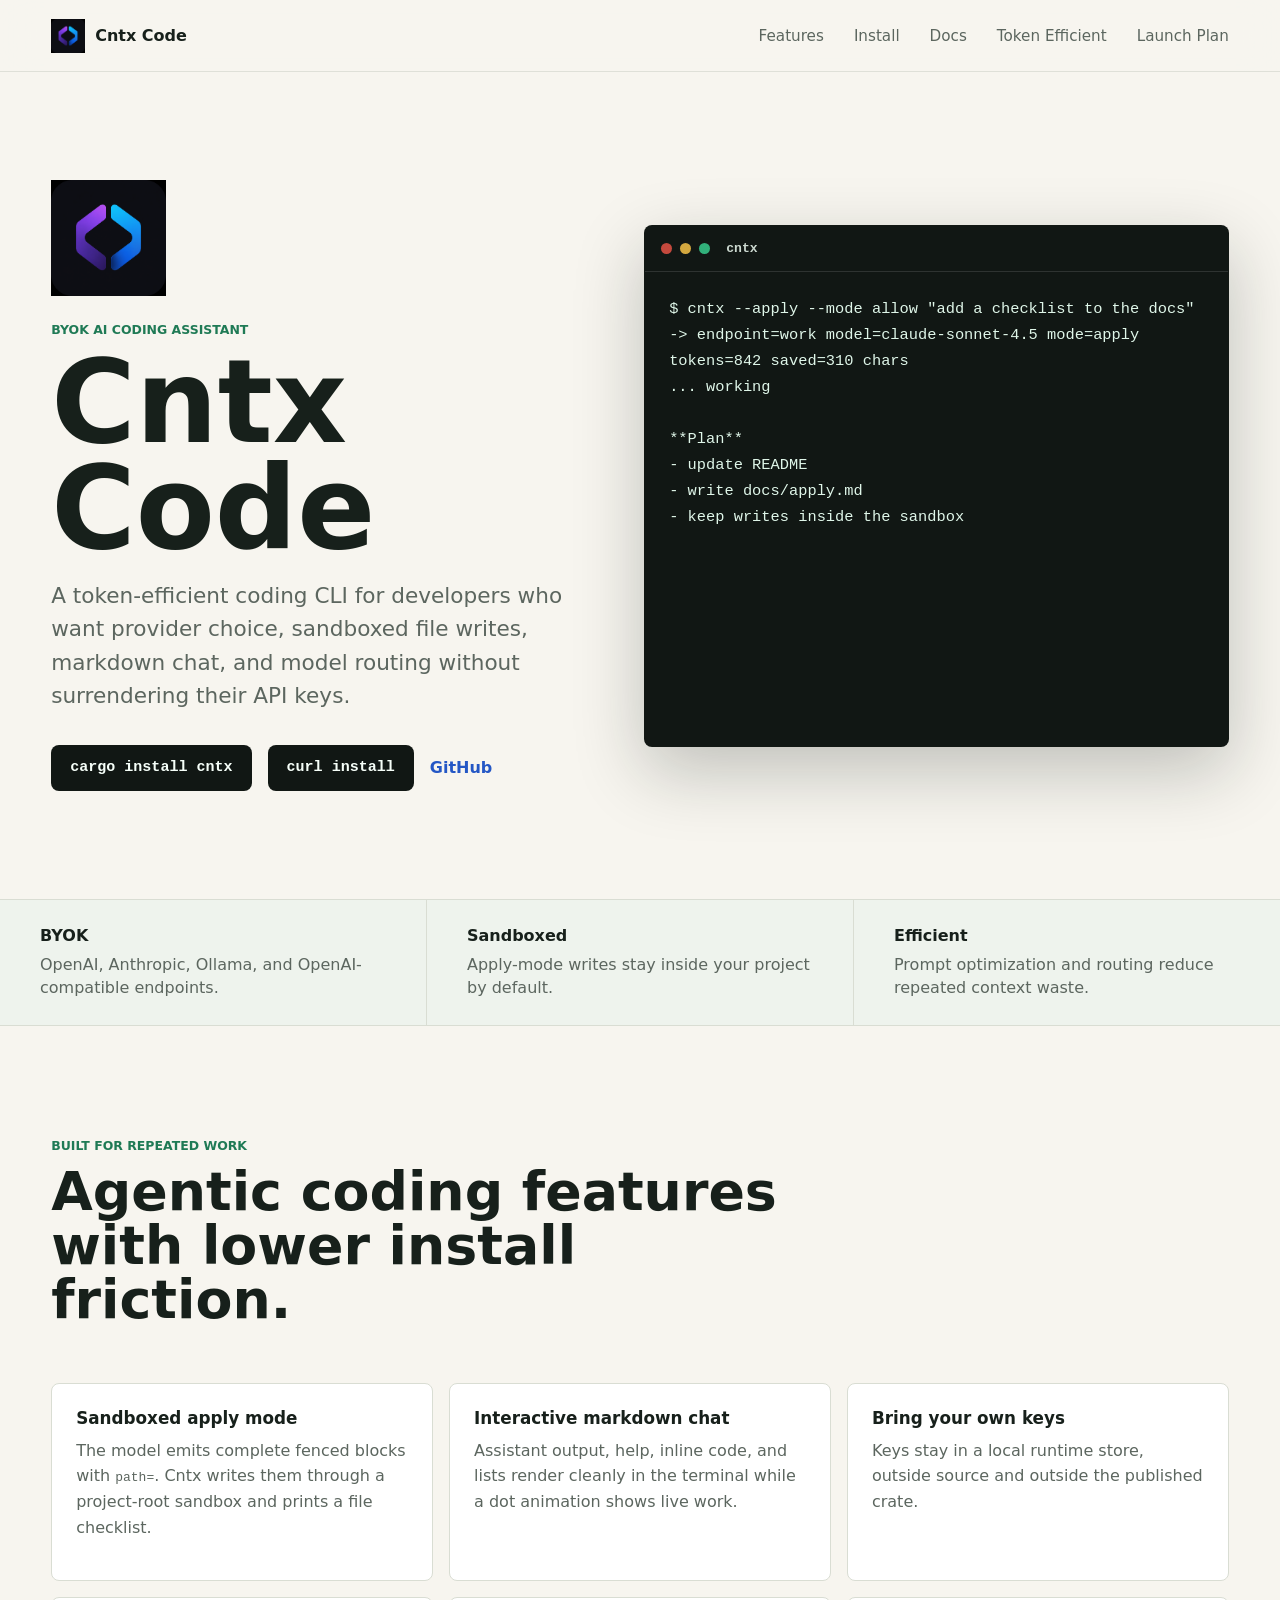
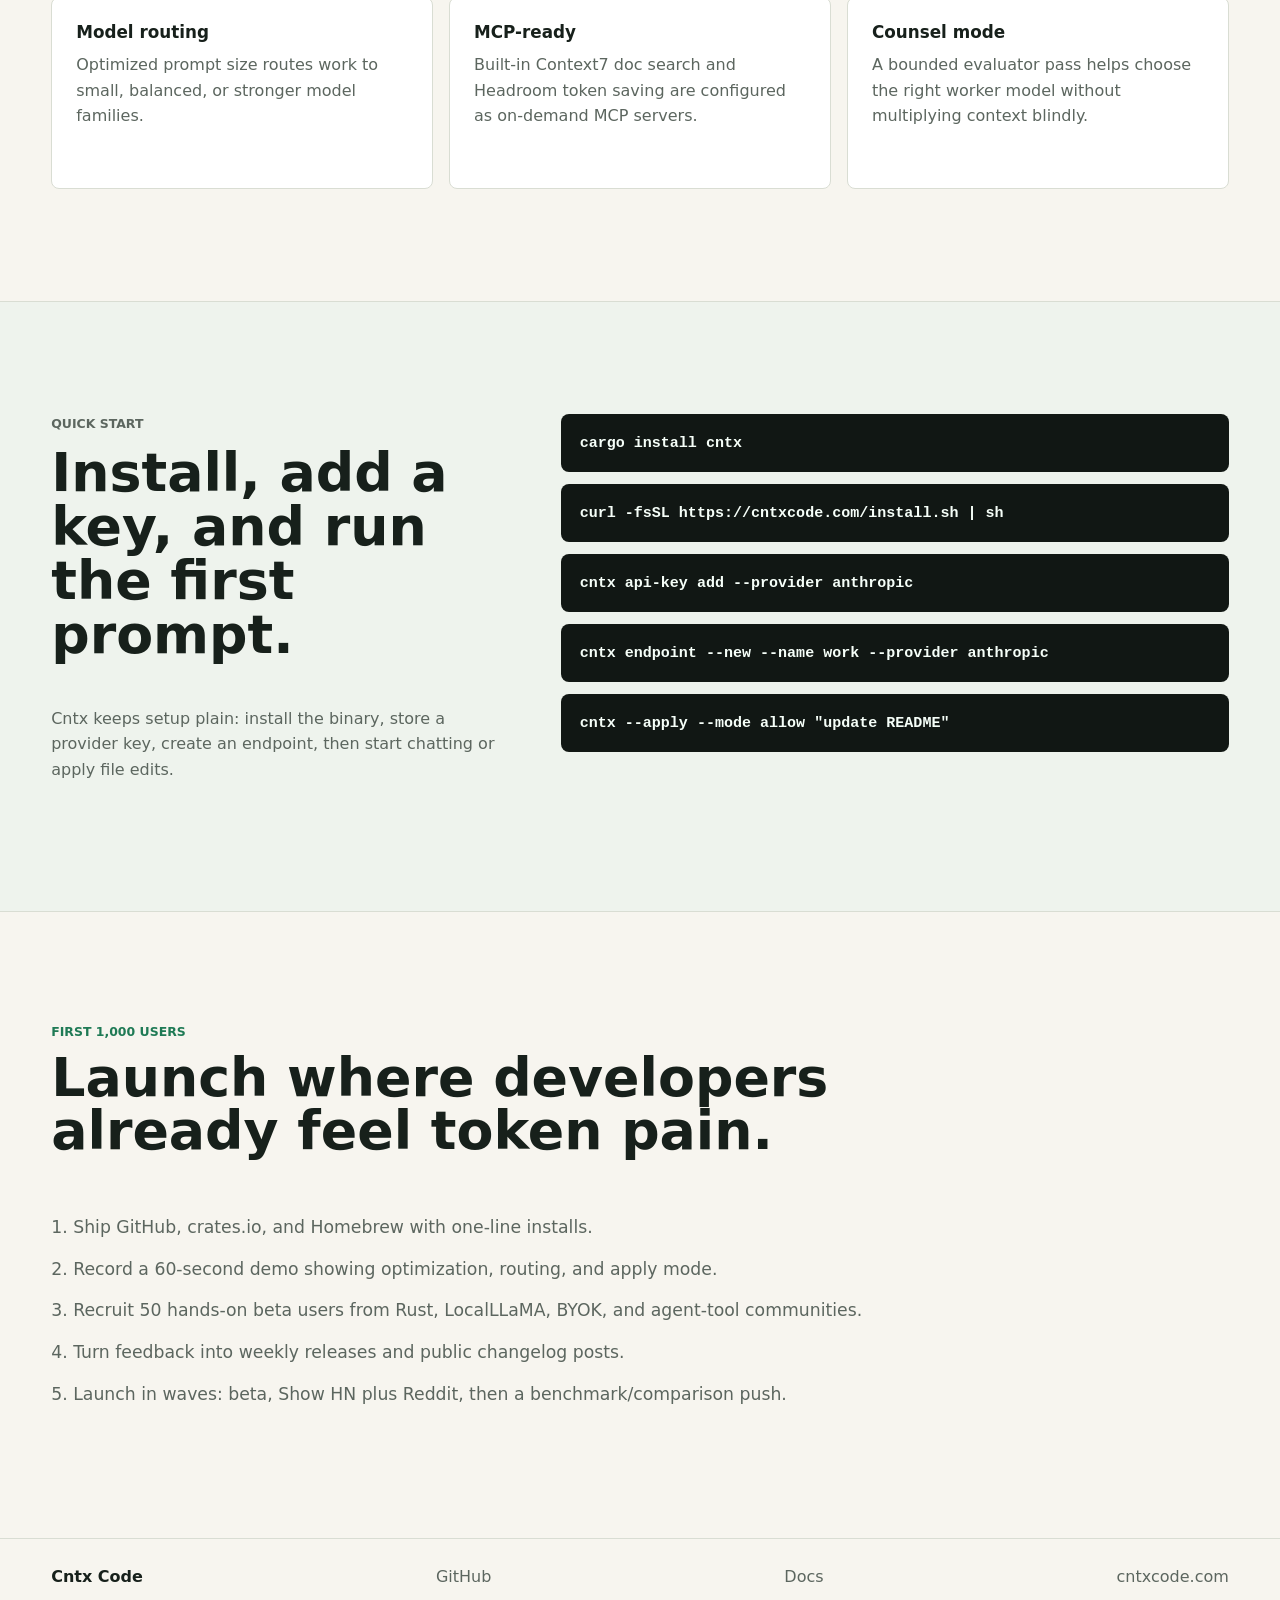
<file: index.html>
<!doctype html>
<html lang="en">
  <head>
    <meta charset="utf-8" />
    <meta name="viewport" content="width=device-width, initial-scale=1" />
    <title>Cntx Code - BYOK Token-Efficient AI Coding CLI</title>
    <meta
      name="description"
      content="Cntx Code is a BYOK, token-efficient AI coding CLI with sandboxed file writes, model routing, and interactive markdown chat."
    />
    <link rel="canonical" href="https://cntxcode.com/" />
    <link rel="stylesheet" href="styles.css" />
    <script type="application/ld+json">
      {
        "@context": "https://schema.org",
        "@type": "SoftwareApplication",
        "name": "Cntx Code",
        "applicationCategory": "DeveloperApplication",
        "operatingSystem": "macOS, Linux",
        "description": "BYOK, token-efficient AI coding CLI with sandboxed file writes.",
        "offers": {
          "@type": "Offer",
          "price": "0",
          "priceCurrency": "USD"
        }
      }
    </script>
  </head>
  <body>
    <header class="site-header">
      <a class="brand" href="/" aria-label="Cntx Code home">
        <img src="../main/logo/logo1.png" alt="" />
        <span>Cntx Code</span>
      </a>
      <nav aria-label="Primary">
        <a href="#features">Features</a>
        <a href="#install">Install</a>
        <a href="docs.html">Docs</a>
        <a href="token-efficient.html">Token Efficient</a>
        <a href="#launch">Launch Plan</a>
      </nav>
    </header>

    <main>
      <section class="hero">
        <div class="hero-copy">
          <img class="hero-logo" src="../main/logo/logo1.png" alt="Cntx Code logo" />
          <p class="eyebrow">BYOK AI coding assistant</p>
          <h1>Cntx Code</h1>
          <p class="hero-text">
            A token-efficient coding CLI for developers who want provider choice,
            sandboxed file writes, markdown chat, and model routing without
            surrendering their API keys.
          </p>
          <div class="hero-actions" id="install">
            <button class="copy-button" type="button" data-copy="cargo install cntx">
              cargo install cntx
            </button>
            <button class="copy-button" type="button" data-copy="curl -fsSL https://cntxcode.com/install.sh | sh">
              curl install
            </button>
            <a class="text-link" href="https://github.com/virajshoor/cntx">GitHub</a>
          </div>
        </div>
        <div class="terminal-shell" aria-label="Cntx terminal demo">
          <div class="terminal-bar">
            <span></span>
            <span></span>
            <span></span>
            <strong>cntx</strong>
          </div>
          <pre id="terminal-demo"><code></code></pre>
        </div>
      </section>

      <section class="proof-band" aria-label="Product summary">
        <div>
          <strong>BYOK</strong>
          <span>OpenAI, Anthropic, Ollama, and OpenAI-compatible endpoints.</span>
        </div>
        <div>
          <strong>Sandboxed</strong>
          <span>Apply-mode writes stay inside your project by default.</span>
        </div>
        <div>
          <strong>Efficient</strong>
          <span>Prompt optimization and routing reduce repeated context waste.</span>
        </div>
      </section>

      <section class="section" id="features">
        <div class="section-heading">
          <p class="eyebrow">Built for repeated work</p>
          <h2>Agentic coding features with lower install friction.</h2>
        </div>
        <div class="feature-grid">
          <article>
            <h3>Sandboxed apply mode</h3>
            <p>
              The model emits complete fenced blocks with <code>path=</code>.
              Cntx writes them through a project-root sandbox and prints a file
              checklist.
            </p>
          </article>
          <article>
            <h3>Interactive markdown chat</h3>
            <p>
              Assistant output, help, inline code, and lists render cleanly in
              the terminal while a dot animation shows live work.
            </p>
          </article>
          <article>
            <h3>Bring your own keys</h3>
            <p>
              Keys stay in a local runtime store, outside source and outside the
              published crate.
            </p>
          </article>
          <article>
            <h3>Model routing</h3>
            <p>
              Optimized prompt size routes work to small, balanced, or stronger
              model families.
            </p>
          </article>
          <article>
            <h3>MCP-ready</h3>
            <p>
              Built-in Context7 doc search and Headroom token saving are
              configured as on-demand MCP servers.
            </p>
          </article>
          <article>
            <h3>Counsel mode</h3>
            <p>
              A bounded evaluator pass helps choose the right worker model
              without multiplying context blindly.
            </p>
          </article>
        </div>
      </section>

      <section class="section install-section">
        <div class="install-copy">
          <p class="eyebrow">Quick start</p>
          <h2>Install, add a key, and run the first prompt.</h2>
          <p>
            Cntx keeps setup plain: install the binary, store a provider key,
            create an endpoint, then start chatting or apply file edits.
          </p>
        </div>
        <div class="steps" aria-label="Install commands">
          <button type="button" data-copy="cargo install cntx">cargo install cntx</button>
          <button type="button" data-copy="curl -fsSL https://cntxcode.com/install.sh | sh">
            curl -fsSL https://cntxcode.com/install.sh | sh
          </button>
          <button type="button" data-copy="cntx api-key add --provider anthropic">
            cntx api-key add --provider anthropic
          </button>
          <button type="button" data-copy="cntx endpoint --new --name work --provider anthropic --default-model claude-sonnet-4.5">
            cntx endpoint --new --name work --provider anthropic
          </button>
          <button type="button" data-copy="cntx --apply --mode allow &quot;update README&quot;">
            cntx --apply --mode allow "update README"
          </button>
        </div>
      </section>

      <section class="section launch-section" id="launch">
        <div class="section-heading">
          <p class="eyebrow">First 1,000 users</p>
          <h2>Launch where developers already feel token pain.</h2>
        </div>
        <ol class="launch-list">
          <li>Ship GitHub, crates.io, and Homebrew with one-line installs.</li>
          <li>Record a 60-second demo showing optimization, routing, and apply mode.</li>
          <li>Recruit 50 hands-on beta users from Rust, LocalLLaMA, BYOK, and agent-tool communities.</li>
          <li>Turn feedback into weekly releases and public changelog posts.</li>
          <li>Launch in waves: beta, Show HN plus Reddit, then a benchmark/comparison push.</li>
        </ol>
      </section>
    </main>

    <footer>
      <span>Cntx Code</span>
      <a href="https://github.com/virajshoor/cntx">GitHub</a>
      <a href="docs.html">Docs</a>
      <a href="https://cntxcode.com">cntxcode.com</a>
    </footer>

    <script src="script.js"></script>
  </body>
</html>
</file>
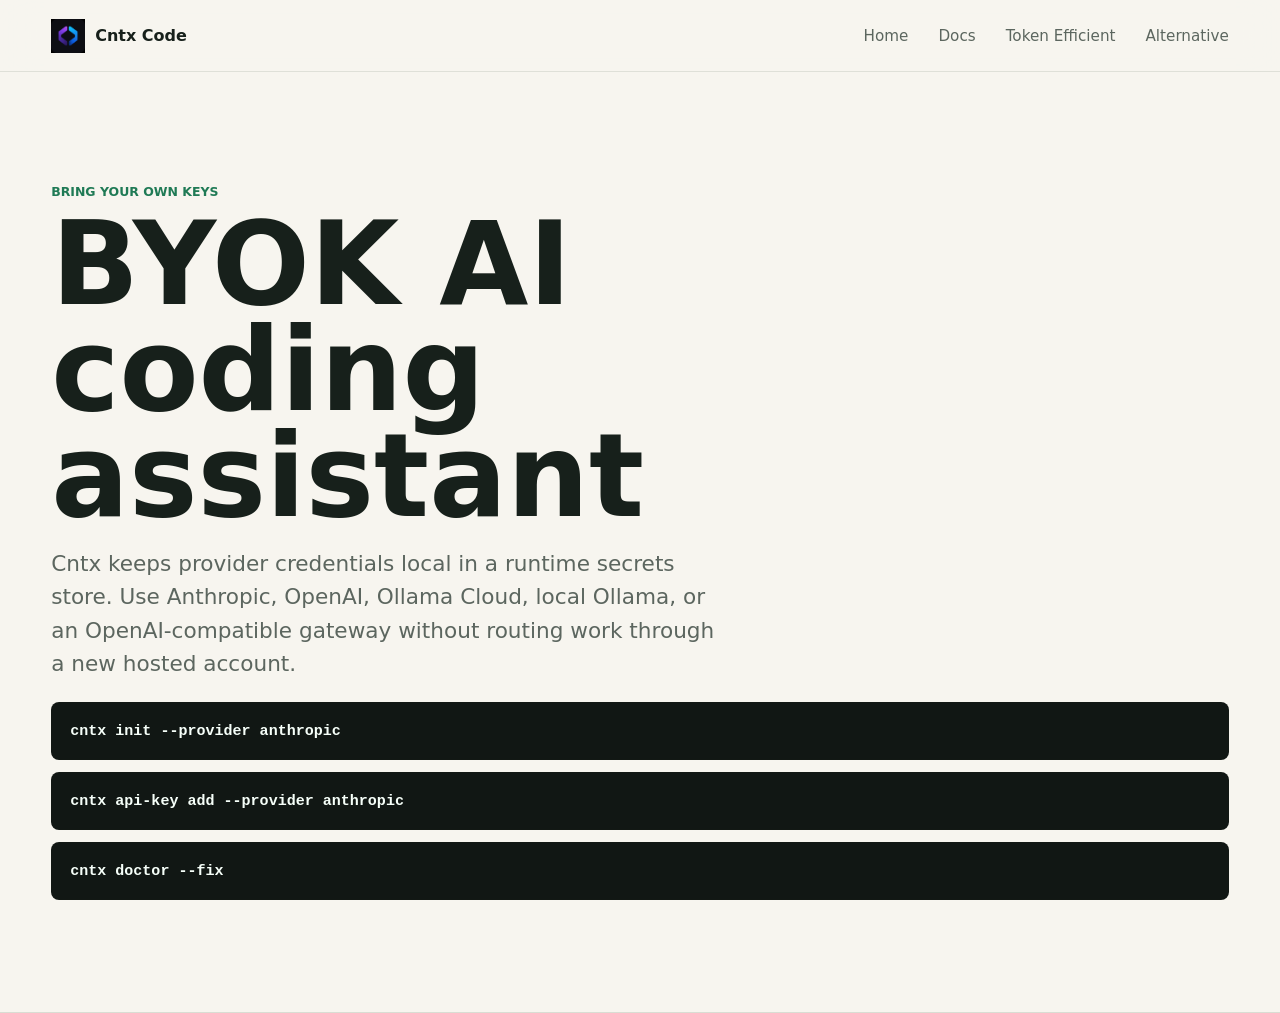
<file: byok.html>
<!doctype html>
<html lang="en">
  <head>
    <meta charset="utf-8" />
    <meta name="viewport" content="width=device-width, initial-scale=1" />
    <title>BYOK AI Coding Assistant - Cntx Code</title>
    <meta name="description" content="Bring your own OpenAI, Anthropic, Ollama, or OpenAI-compatible keys to a token-efficient coding CLI." />
    <link rel="canonical" href="https://cntxcode.com/byok" />
    <link rel="stylesheet" href="styles.css" />
  </head>
  <body>
    <header class="site-header">
      <a class="brand" href="/"><img src="../main/logo/logo1.png" alt="" /><span>Cntx Code</span></a>
      <nav><a href="/">Home</a><a href="docs.html">Docs</a><a href="token-efficient.html">Token Efficient</a><a href="claude-code-alternative.html">Alternative</a></nav>
    </header>
    <main>
      <section class="section">
        <p class="eyebrow">Bring your own keys</p>
        <h1>BYOK AI coding assistant</h1>
        <p class="hero-text">Cntx keeps provider credentials local in a runtime secrets store. Use Anthropic, OpenAI, Ollama Cloud, local Ollama, or an OpenAI-compatible gateway without routing work through a new hosted account.</p>
        <div class="steps">
          <button type="button" data-copy="cntx init --provider anthropic">cntx init --provider anthropic</button>
          <button type="button" data-copy="cntx api-key add --provider anthropic">cntx api-key add --provider anthropic</button>
          <button type="button" data-copy="cntx doctor --fix">cntx doctor --fix</button>
        </div>
      </section>
    </main>
    <script src="script.js"></script>
  </body>
</html>
</file>
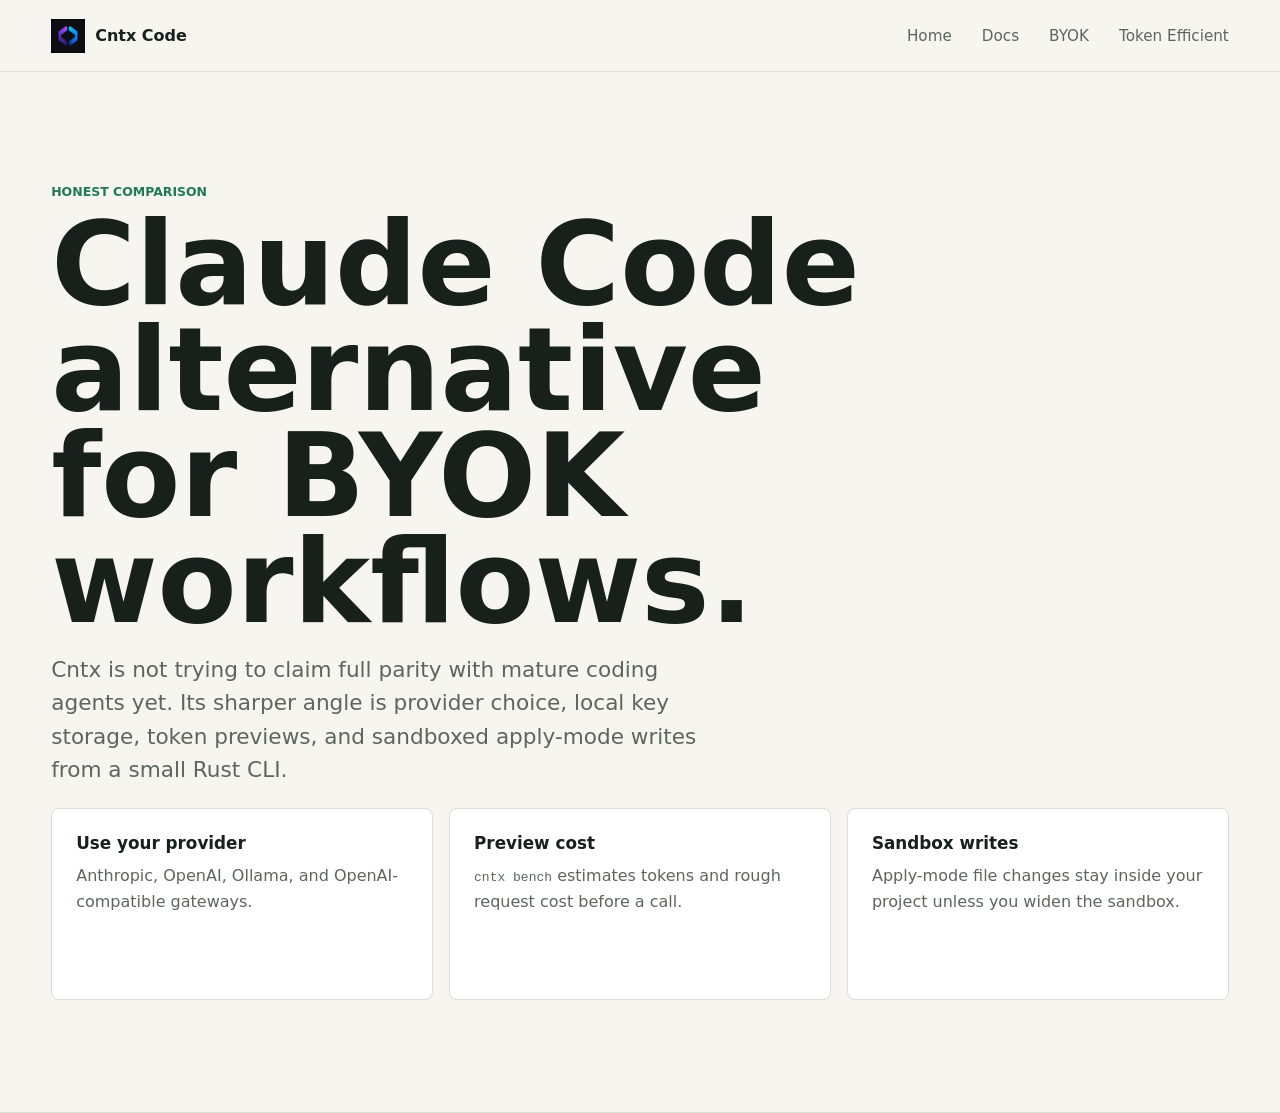
<file: claude-code-alternative.html>
<!doctype html>
<html lang="en">
  <head>
    <meta charset="utf-8" />
    <meta name="viewport" content="width=device-width, initial-scale=1" />
    <title>Claude Code Alternative - Cntx Code</title>
    <meta name="description" content="A BYOK, token-efficient coding CLI for developers who want local keys, sandboxed apply mode, and provider choice." />
    <link rel="canonical" href="https://cntxcode.com/claude-code-alternative" />
    <link rel="stylesheet" href="styles.css" />
  </head>
  <body>
    <header class="site-header">
      <a class="brand" href="/"><img src="../main/logo/logo1.png" alt="" /><span>Cntx Code</span></a>
      <nav><a href="/">Home</a><a href="docs.html">Docs</a><a href="byok.html">BYOK</a><a href="token-efficient.html">Token Efficient</a></nav>
    </header>
    <main>
      <section class="section">
        <p class="eyebrow">Honest comparison</p>
        <h1>Claude Code alternative for BYOK workflows.</h1>
        <p class="hero-text">Cntx is not trying to claim full parity with mature coding agents yet. Its sharper angle is provider choice, local key storage, token previews, and sandboxed apply-mode writes from a small Rust CLI.</p>
        <div class="feature-grid">
          <article><h3>Use your provider</h3><p>Anthropic, OpenAI, Ollama, and OpenAI-compatible gateways.</p></article>
          <article><h3>Preview cost</h3><p><code>cntx bench</code> estimates tokens and rough request cost before a call.</p></article>
          <article><h3>Sandbox writes</h3><p>Apply-mode file changes stay inside your project unless you widen the sandbox.</p></article>
        </div>
      </section>
    </main>
  </body>
</html>
</file>
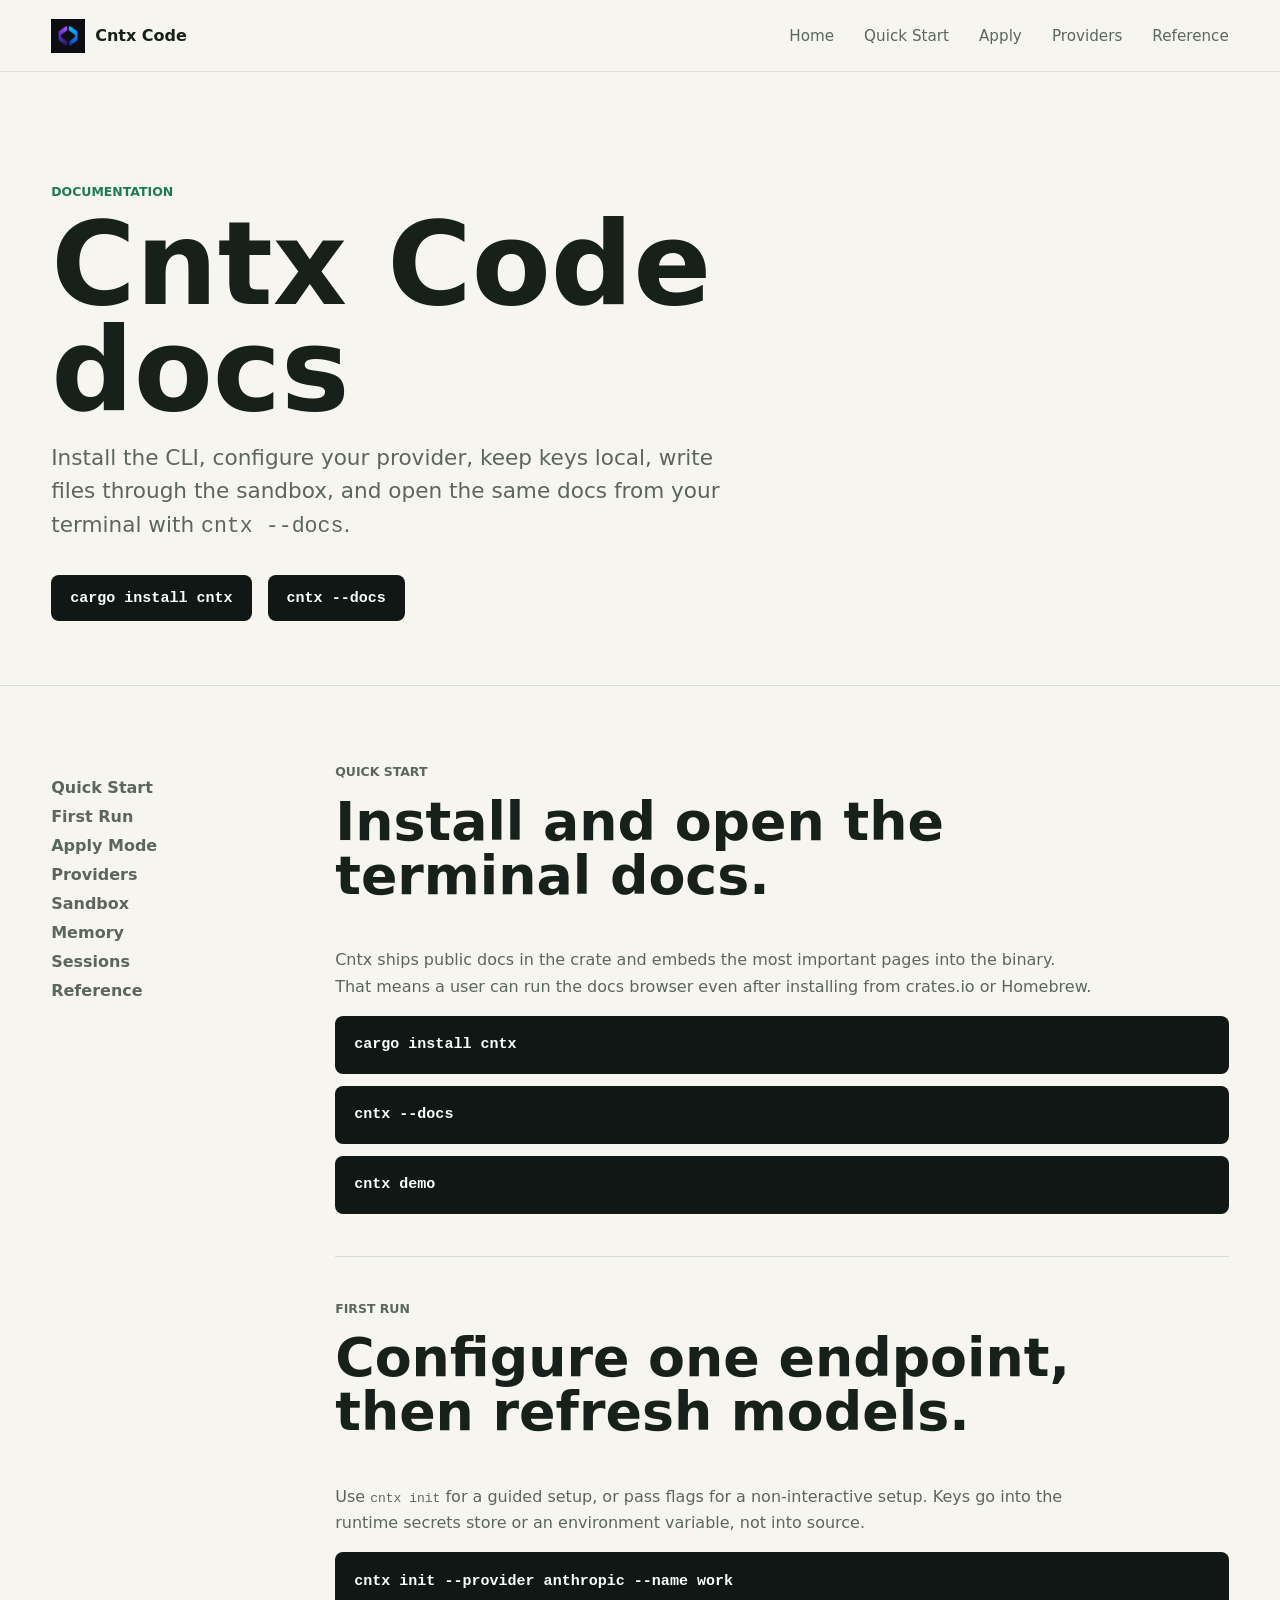
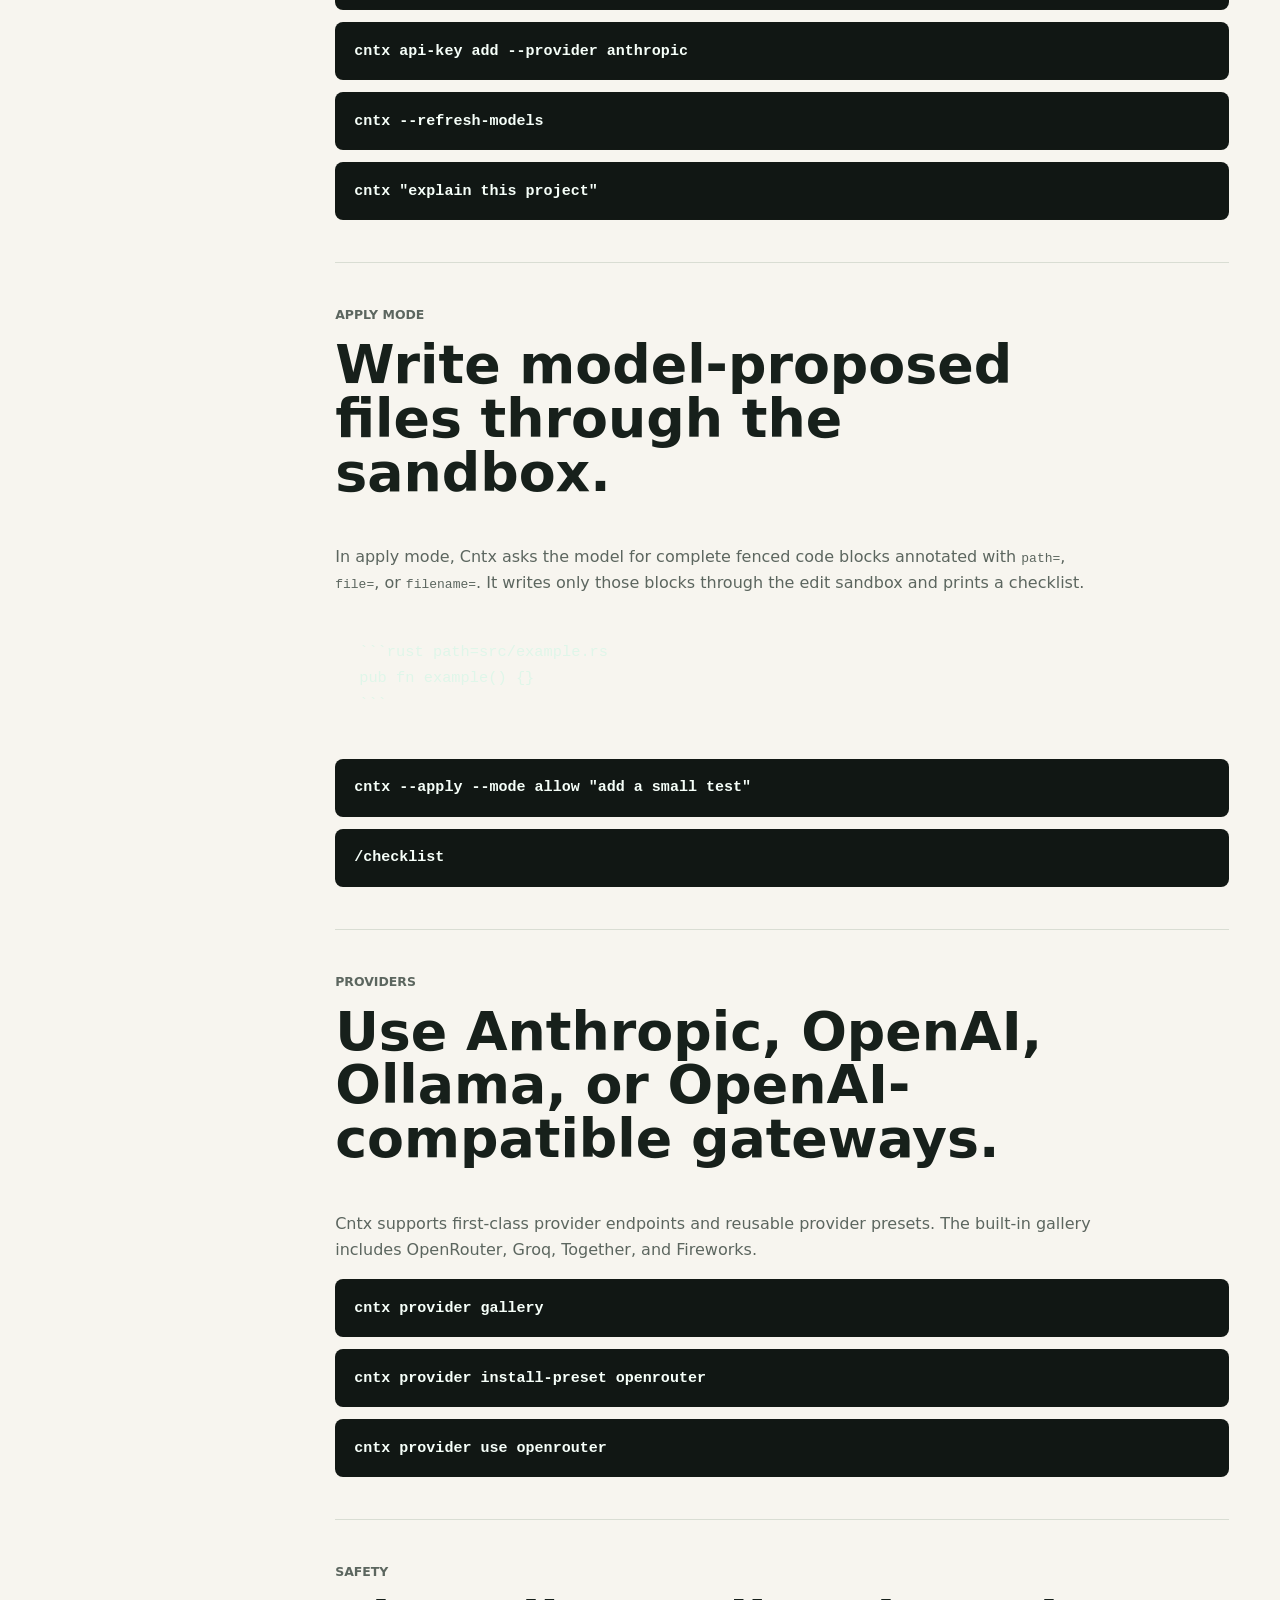
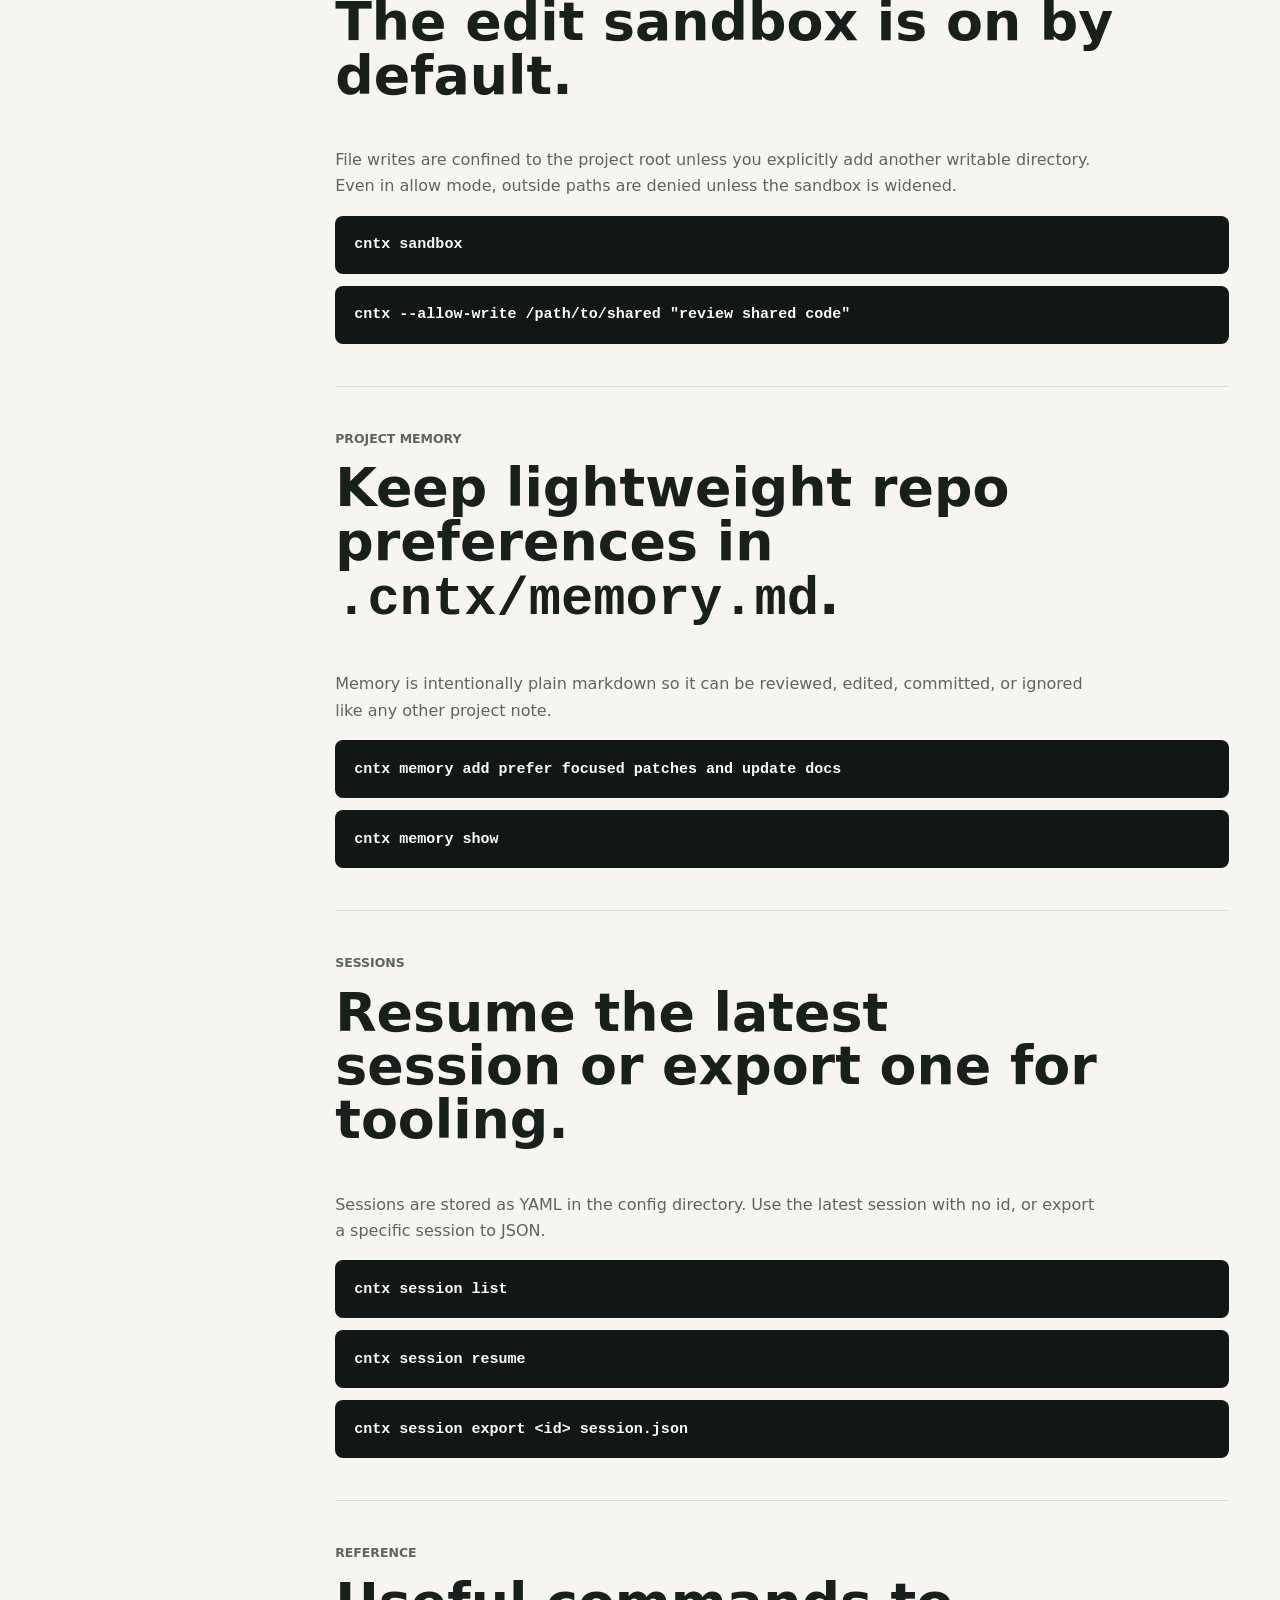
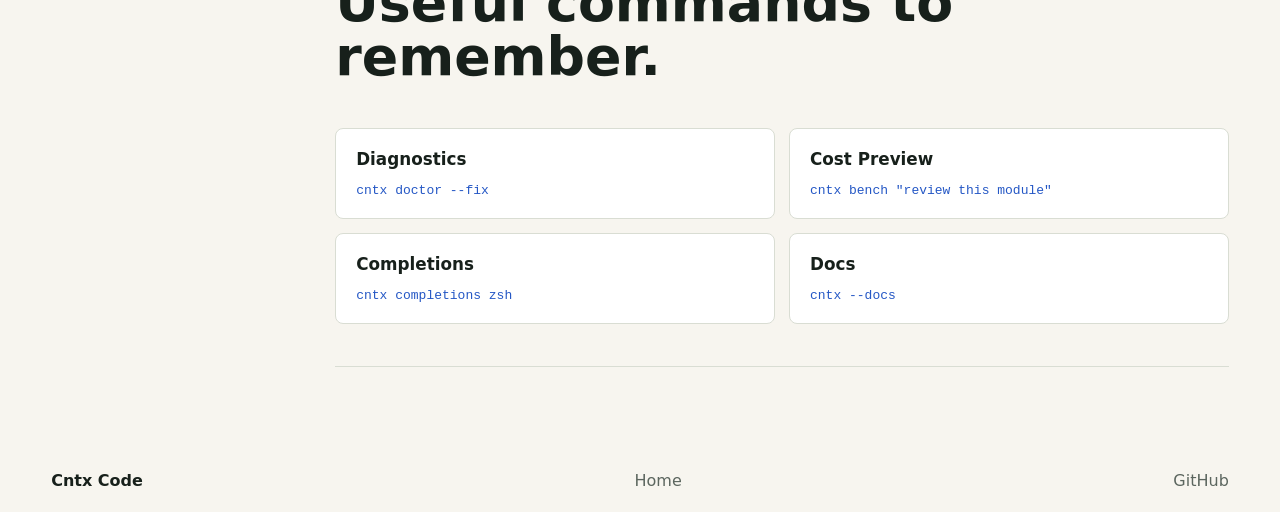
<file: docs.html>
<!doctype html>
<html lang="en">
  <head>
    <meta charset="utf-8" />
    <meta name="viewport" content="width=device-width, initial-scale=1" />
    <title>Cntx Code Docs - Install, Configure, Apply, Providers</title>
    <meta
      name="description"
      content="Read Cntx Code docs for install, setup, BYOK providers, apply mode, sandboxing, sessions, memory, completions, and cntx --docs."
    />
    <link rel="canonical" href="https://cntxcode.com/docs" />
    <link rel="stylesheet" href="styles.css" />
  </head>
  <body>
    <header class="site-header">
      <a class="brand" href="/" aria-label="Cntx Code home">
        <img src="../main/logo/logo1.png" alt="" />
        <span>Cntx Code</span>
      </a>
      <nav aria-label="Docs">
        <a href="/">Home</a>
        <a href="#quick-start">Quick Start</a>
        <a href="#apply">Apply</a>
        <a href="#providers">Providers</a>
        <a href="#reference">Reference</a>
      </nav>
    </header>

    <main>
      <section class="docs-hero">
        <p class="eyebrow">Documentation</p>
        <h1>Cntx Code docs</h1>
        <p class="hero-text">
          Install the CLI, configure your provider, keep keys local, write files
          through the sandbox, and open the same docs from your terminal with
          <code>cntx --docs</code>.
        </p>
        <div class="hero-actions">
          <button class="copy-button" type="button" data-copy="cargo install cntx">
            cargo install cntx
          </button>
          <button class="copy-button" type="button" data-copy="cntx --docs">
            cntx --docs
          </button>
        </div>
      </section>

      <section class="docs-layout">
        <aside class="docs-sidebar" aria-label="Documentation navigation">
          <a href="#quick-start">Quick Start</a>
          <a href="#first-run">First Run</a>
          <a href="#apply">Apply Mode</a>
          <a href="#providers">Providers</a>
          <a href="#sandbox">Sandbox</a>
          <a href="#memory">Memory</a>
          <a href="#sessions">Sessions</a>
          <a href="#reference">Reference</a>
        </aside>

        <div class="docs-content">
          <section id="quick-start">
            <p class="eyebrow">Quick start</p>
            <h2>Install and open the terminal docs.</h2>
            <p>
              Cntx ships public docs in the crate and embeds the most important
              pages into the binary. That means a user can run the docs browser
              even after installing from crates.io or Homebrew.
            </p>
            <div class="steps">
              <button type="button" data-copy="cargo install cntx">cargo install cntx</button>
              <button type="button" data-copy="cntx --docs">cntx --docs</button>
              <button type="button" data-copy="cntx demo">cntx demo</button>
            </div>
          </section>

          <section id="first-run">
            <p class="eyebrow">First run</p>
            <h2>Configure one endpoint, then refresh models.</h2>
            <p>
              Use <code>cntx init</code> for a guided setup, or pass flags for a
              non-interactive setup. Keys go into the runtime secrets store or an
              environment variable, not into source.
            </p>
            <div class="steps">
              <button type="button" data-copy="cntx init --provider anthropic --name work">
                cntx init --provider anthropic --name work
              </button>
              <button type="button" data-copy="cntx api-key add --provider anthropic">
                cntx api-key add --provider anthropic
              </button>
              <button type="button" data-copy="cntx --refresh-models">cntx --refresh-models</button>
              <button type="button" data-copy="cntx &quot;explain this project&quot;">
                cntx "explain this project"
              </button>
            </div>
          </section>

          <section id="apply">
            <p class="eyebrow">Apply mode</p>
            <h2>Write model-proposed files through the sandbox.</h2>
            <p>
              In apply mode, Cntx asks the model for complete fenced code blocks
              annotated with <code>path=</code>, <code>file=</code>, or
              <code>filename=</code>. It writes only those blocks through the edit
              sandbox and prints a checklist.
            </p>
            <pre class="docs-code"><code>```rust path=src/example.rs
pub fn example() {}
```</code></pre>
            <div class="steps">
              <button type="button" data-copy="cntx --apply --mode allow &quot;add a small test&quot;">
                cntx --apply --mode allow "add a small test"
              </button>
              <button type="button" data-copy="/checklist">/checklist</button>
            </div>
          </section>

          <section id="providers">
            <p class="eyebrow">Providers</p>
            <h2>Use Anthropic, OpenAI, Ollama, or OpenAI-compatible gateways.</h2>
            <p>
              Cntx supports first-class provider endpoints and reusable provider
              presets. The built-in gallery includes OpenRouter, Groq, Together,
              and Fireworks.
            </p>
            <div class="steps">
              <button type="button" data-copy="cntx provider gallery">cntx provider gallery</button>
              <button type="button" data-copy="cntx provider install-preset openrouter">
                cntx provider install-preset openrouter
              </button>
              <button type="button" data-copy="cntx provider use openrouter">
                cntx provider use openrouter
              </button>
            </div>
          </section>

          <section id="sandbox">
            <p class="eyebrow">Safety</p>
            <h2>The edit sandbox is on by default.</h2>
            <p>
              File writes are confined to the project root unless you explicitly
              add another writable directory. Even in allow mode, outside paths
              are denied unless the sandbox is widened.
            </p>
            <div class="steps">
              <button type="button" data-copy="cntx sandbox">cntx sandbox</button>
              <button type="button" data-copy="cntx --allow-write /path/to/shared &quot;review shared code&quot;">
                cntx --allow-write /path/to/shared "review shared code"
              </button>
            </div>
          </section>

          <section id="memory">
            <p class="eyebrow">Project memory</p>
            <h2>Keep lightweight repo preferences in <code>.cntx/memory.md</code>.</h2>
            <p>
              Memory is intentionally plain markdown so it can be reviewed,
              edited, committed, or ignored like any other project note.
            </p>
            <div class="steps">
              <button type="button" data-copy="cntx memory add prefer focused patches and update docs">
                cntx memory add prefer focused patches and update docs
              </button>
              <button type="button" data-copy="cntx memory show">cntx memory show</button>
            </div>
          </section>

          <section id="sessions">
            <p class="eyebrow">Sessions</p>
            <h2>Resume the latest session or export one for tooling.</h2>
            <p>
              Sessions are stored as YAML in the config directory. Use the latest
              session with no id, or export a specific session to JSON.
            </p>
            <div class="steps">
              <button type="button" data-copy="cntx session list">cntx session list</button>
              <button type="button" data-copy="cntx session resume">cntx session resume</button>
              <button type="button" data-copy="cntx session export &lt;id&gt; session.json">
                cntx session export &lt;id&gt; session.json
              </button>
            </div>
          </section>

          <section id="reference">
            <p class="eyebrow">Reference</p>
            <h2>Useful commands to remember.</h2>
            <div class="reference-grid">
              <article>
                <h3>Diagnostics</h3>
                <code>cntx doctor --fix</code>
              </article>
              <article>
                <h3>Cost Preview</h3>
                <code>cntx bench "review this module"</code>
              </article>
              <article>
                <h3>Completions</h3>
                <code>cntx completions zsh</code>
              </article>
              <article>
                <h3>Docs</h3>
                <code>cntx --docs</code>
              </article>
            </div>
          </section>
        </div>
      </section>
    </main>

    <footer>
      <span>Cntx Code</span>
      <a href="/">Home</a>
      <a href="https://github.com/virajshoor/cntx">GitHub</a>
    </footer>

    <script src="script.js"></script>
  </body>
</html>
</file>
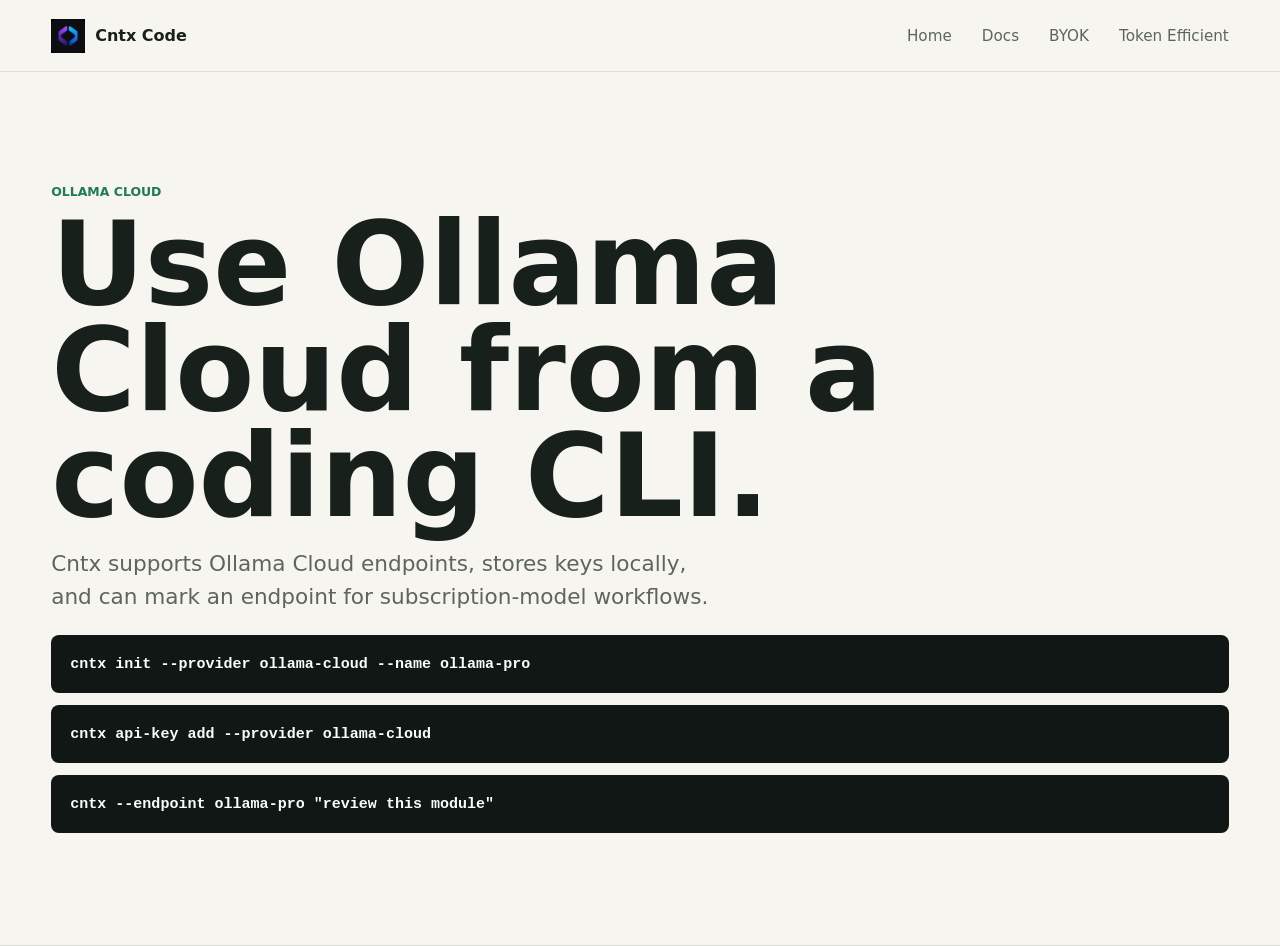
<file: ollama-cloud.html>
<!doctype html>
<html lang="en">
  <head>
    <meta charset="utf-8" />
    <meta name="viewport" content="width=device-width, initial-scale=1" />
    <title>Ollama Cloud CLI - Cntx Code</title>
    <meta name="description" content="Use Ollama Cloud and subscription models from Cntx Code with local API key storage." />
    <link rel="canonical" href="https://cntxcode.com/ollama-cloud" />
    <link rel="stylesheet" href="styles.css" />
  </head>
  <body>
    <header class="site-header">
      <a class="brand" href="/"><img src="../main/logo/logo1.png" alt="" /><span>Cntx Code</span></a>
      <nav><a href="/">Home</a><a href="docs.html">Docs</a><a href="byok.html">BYOK</a><a href="token-efficient.html">Token Efficient</a></nav>
    </header>
    <main>
      <section class="section">
        <p class="eyebrow">Ollama Cloud</p>
        <h1>Use Ollama Cloud from a coding CLI.</h1>
        <p class="hero-text">Cntx supports Ollama Cloud endpoints, stores keys locally, and can mark an endpoint for subscription-model workflows.</p>
        <div class="steps">
          <button type="button" data-copy="cntx init --provider ollama-cloud --name ollama-pro">cntx init --provider ollama-cloud --name ollama-pro</button>
          <button type="button" data-copy="cntx api-key add --provider ollama-cloud">cntx api-key add --provider ollama-cloud</button>
          <button type="button" data-copy="cntx --endpoint ollama-pro &quot;review this module&quot;">cntx --endpoint ollama-pro "review this module"</button>
        </div>
      </section>
    </main>
    <script src="script.js"></script>
  </body>
</html>
</file>
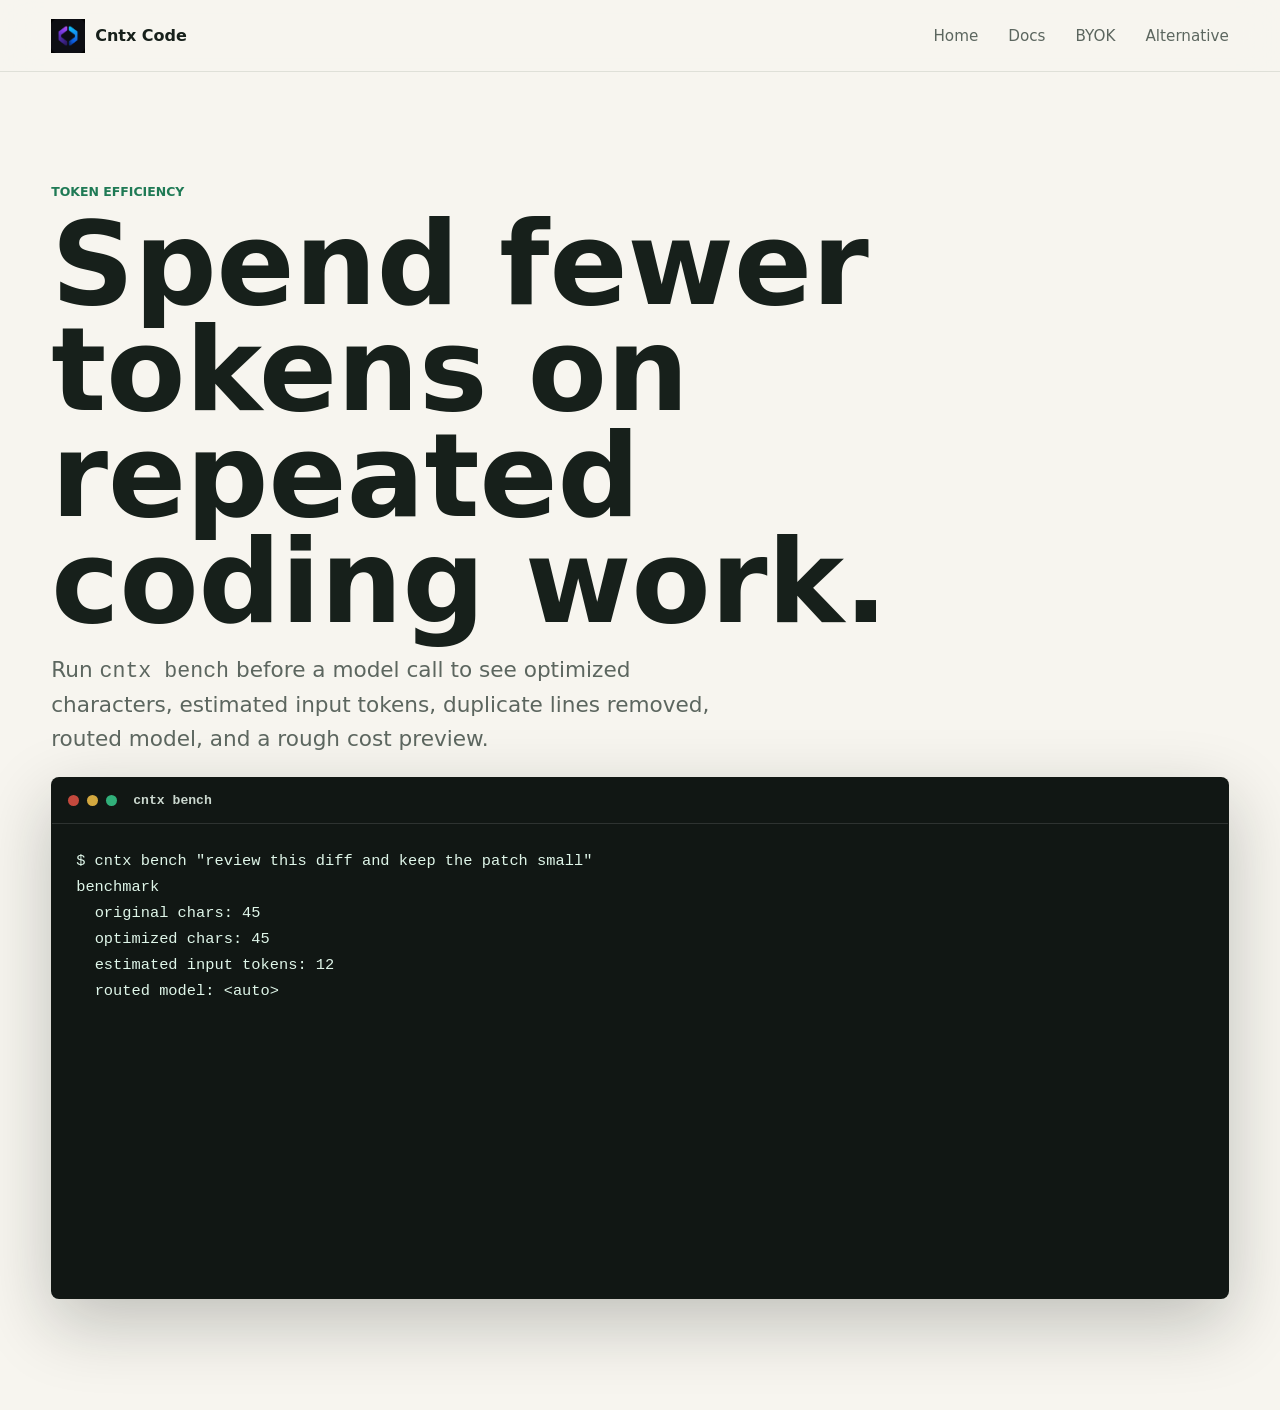
<file: token-efficient.html>
<!doctype html>
<html lang="en">
  <head>
    <meta charset="utf-8" />
    <meta name="viewport" content="width=device-width, initial-scale=1" />
    <title>Token-Efficient AI Coding CLI - Cntx Code</title>
    <meta name="description" content="Cntx Code optimizes prompts, previews token counts, and routes work by prompt size." />
    <link rel="canonical" href="https://cntxcode.com/token-efficient" />
    <link rel="stylesheet" href="styles.css" />
  </head>
  <body>
    <header class="site-header">
      <a class="brand" href="/"><img src="../main/logo/logo1.png" alt="" /><span>Cntx Code</span></a>
      <nav><a href="/">Home</a><a href="docs.html">Docs</a><a href="byok.html">BYOK</a><a href="claude-code-alternative.html">Alternative</a></nav>
    </header>
    <main>
      <section class="section">
        <p class="eyebrow">Token efficiency</p>
        <h1>Spend fewer tokens on repeated coding work.</h1>
        <p class="hero-text">Run <code>cntx bench</code> before a model call to see optimized characters, estimated input tokens, duplicate lines removed, routed model, and a rough cost preview.</p>
        <div class="terminal-shell">
          <div class="terminal-bar"><span></span><span></span><span></span><strong>cntx bench</strong></div>
          <pre><code>$ cntx bench "review this diff and keep the patch small"
benchmark
  original chars: 45
  optimized chars: 45
  estimated input tokens: 12
  routed model: &lt;auto&gt;</code></pre>
        </div>
      </section>
    </main>
  </body>
</html>
</file>
<file: styles.css>
:root {
  color-scheme: light;
  --ink: #17201b;
  --muted: #5c665f;
  --paper: #f7f5ef;
  --panel: #ffffff;
  --line: #d9ddd3;
  --green: #1f7a55;
  --blue: #2457c5;
  --coral: #c4493d;
  --gold: #d3a83f;
  --code: #111714;
}

* {
  box-sizing: border-box;
}

body {
  margin: 0;
  background: var(--paper);
  color: var(--ink);
  font-family:
    Inter, ui-sans-serif, system-ui, -apple-system, BlinkMacSystemFont, "Segoe UI",
    sans-serif;
}

a {
  color: inherit;
}

.site-header {
  position: sticky;
  top: 0;
  z-index: 20;
  display: flex;
  align-items: center;
  justify-content: space-between;
  min-height: 72px;
  padding: 14px clamp(18px, 4vw, 56px);
  border-bottom: 1px solid rgba(23, 32, 27, 0.1);
  background: rgba(247, 245, 239, 0.9);
  backdrop-filter: blur(18px);
}

.brand {
  display: inline-flex;
  align-items: center;
  gap: 10px;
  text-decoration: none;
  font-weight: 800;
}

.brand img {
  width: 34px;
  height: 34px;
  object-fit: contain;
}

nav {
  display: flex;
  gap: clamp(14px, 3vw, 30px);
  color: var(--muted);
  font-size: 0.95rem;
}

nav a,
.text-link,
footer a {
  text-decoration: none;
}

nav a:hover,
.text-link:hover,
footer a:hover {
  color: var(--blue);
}

.hero {
  display: grid;
  grid-template-columns: minmax(0, 0.95fr) minmax(420px, 1.05fr);
  gap: clamp(28px, 5vw, 72px);
  align-items: center;
  min-height: calc(100svh - 72px);
  padding: clamp(42px, 8vw, 86px) clamp(18px, 4vw, 56px);
  border-bottom: 1px solid var(--line);
}

.hero-logo {
  width: clamp(78px, 9vw, 116px);
  height: clamp(78px, 9vw, 116px);
  object-fit: contain;
  margin-bottom: 22px;
}

.eyebrow {
  margin: 0 0 12px;
  color: var(--green);
  font-size: 0.78rem;
  font-weight: 800;
  letter-spacing: 0;
  text-transform: uppercase;
}

h1,
h2,
h3,
p {
  margin-top: 0;
}

h1 {
  max-width: 11ch;
  margin-bottom: 18px;
  font-size: clamp(4.2rem, 9vw, 8rem);
  line-height: 0.92;
  letter-spacing: 0;
}

h2 {
  max-width: 780px;
  font-size: clamp(2rem, 4.2vw, 4.4rem);
  line-height: 1;
  letter-spacing: 0;
}

h3 {
  margin-bottom: 10px;
  font-size: 1.05rem;
}

.hero-text {
  max-width: 680px;
  color: var(--muted);
  font-size: clamp(1.08rem, 1.7vw, 1.35rem);
  line-height: 1.55;
}

.hero-actions {
  display: flex;
  flex-wrap: wrap;
  align-items: center;
  gap: 16px;
  margin-top: 32px;
}

button,
.copy-button {
  min-height: 46px;
  border: 1px solid rgba(23, 32, 27, 0.14);
  border-radius: 8px;
  background: var(--code);
  color: #f6fff9;
  cursor: pointer;
  font: 700 0.94rem/1 ui-monospace, SFMono-Regular, Menlo, Consolas, monospace;
}

.copy-button {
  padding: 0 18px;
}

.text-link {
  color: var(--blue);
  font-weight: 800;
}

.terminal-shell {
  overflow: hidden;
  min-height: 520px;
  border: 1px solid rgba(23, 32, 27, 0.14);
  border-radius: 8px;
  background: var(--code);
  box-shadow: 0 24px 70px rgba(17, 23, 20, 0.24);
}

.terminal-bar {
  display: flex;
  align-items: center;
  gap: 8px;
  height: 46px;
  padding: 0 16px;
  border-bottom: 1px solid rgba(255, 255, 255, 0.12);
  color: #cbd8cf;
  font: 700 0.82rem ui-monospace, SFMono-Regular, Menlo, Consolas, monospace;
}

.terminal-bar span {
  width: 11px;
  height: 11px;
  border-radius: 50%;
  background: var(--coral);
}

.terminal-bar span:nth-child(2) {
  background: var(--gold);
}

.terminal-bar span:nth-child(3) {
  background: #31b07a;
  margin-right: 8px;
}

pre {
  min-height: 474px;
  margin: 0;
  padding: 24px;
  white-space: pre-wrap;
  color: #dff6e9;
  font: 500 clamp(0.82rem, 1.2vw, 0.98rem)/1.7 ui-monospace, SFMono-Regular, Menlo,
    Consolas, monospace;
}

.proof-band {
  display: grid;
  grid-template-columns: repeat(3, 1fr);
  gap: 1px;
  background: var(--line);
  border-bottom: 1px solid var(--line);
}

.proof-band div {
  min-height: 124px;
  padding: 26px clamp(18px, 4vw, 40px);
  background: #eef3ed;
}

.proof-band strong {
  display: block;
  margin-bottom: 8px;
  color: var(--ink);
}

.proof-band span {
  color: var(--muted);
  line-height: 1.45;
}

.section {
  padding: clamp(58px, 9vw, 112px) clamp(18px, 4vw, 56px);
  border-bottom: 1px solid var(--line);
}

.docs-hero {
  padding: clamp(58px, 9vw, 112px) clamp(18px, 4vw, 56px) clamp(32px, 6vw, 64px);
  border-bottom: 1px solid var(--line);
}

.docs-hero h1 {
  max-width: 9ch;
}

.docs-layout {
  display: grid;
  grid-template-columns: 220px minmax(0, 1fr);
  gap: clamp(24px, 5vw, 72px);
  align-items: start;
  padding: clamp(38px, 6vw, 76px) clamp(18px, 4vw, 56px);
}

.docs-sidebar {
  position: sticky;
  top: 92px;
  display: grid;
  gap: 10px;
  padding: 16px 0;
}

.docs-sidebar a {
  color: var(--muted);
  font-weight: 700;
  text-decoration: none;
}

.docs-sidebar a:hover {
  color: var(--blue);
}

.docs-content {
  display: grid;
  gap: 42px;
  max-width: 920px;
}

.docs-content section {
  padding-bottom: 42px;
  border-bottom: 1px solid var(--line);
}

.docs-content p {
  max-width: 760px;
  color: var(--muted);
  line-height: 1.65;
}

.docs-code {
  min-height: auto;
  margin: 18px 0;
  border-radius: 8px;
}

.reference-grid {
  display: grid;
  grid-template-columns: repeat(2, minmax(0, 1fr));
  gap: 14px;
}

.reference-grid article {
  padding: 20px;
  border: 1px solid var(--line);
  border-radius: 8px;
  background: var(--panel);
}

.reference-grid code {
  color: var(--blue);
  overflow-wrap: anywhere;
}

.section-heading {
  max-width: 900px;
  margin-bottom: clamp(28px, 5vw, 56px);
}

.feature-grid {
  display: grid;
  grid-template-columns: repeat(3, minmax(0, 1fr));
  gap: 16px;
}

.feature-grid article {
  min-height: 192px;
  padding: 24px;
  border: 1px solid var(--line);
  border-radius: 8px;
  background: var(--panel);
}

.feature-grid p,
.install-copy p,
.launch-list {
  color: var(--muted);
  line-height: 1.6;
}

.install-section {
  display: grid;
  grid-template-columns: minmax(0, 0.8fr) minmax(360px, 1.2fr);
  gap: clamp(26px, 5vw, 72px);
  align-items: start;
  background: #eef3ed;
}

.steps {
  display: grid;
  gap: 12px;
}

.steps button {
  width: 100%;
  min-height: 58px;
  padding: 0 18px;
  overflow-wrap: anywhere;
  text-align: left;
}

.launch-list {
  display: grid;
  gap: 14px;
  max-width: 860px;
  padding-left: 22px;
  font-size: 1.08rem;
}

footer {
  display: flex;
  flex-wrap: wrap;
  gap: 18px;
  align-items: center;
  justify-content: space-between;
  padding: 28px clamp(18px, 4vw, 56px);
  color: var(--muted);
}

footer span {
  color: var(--ink);
  font-weight: 800;
}

.copied {
  background: var(--green);
}

@media (max-width: 900px) {
  .site-header {
    position: static;
  }

  nav {
    display: none;
  }

  .hero,
  .install-section,
  .docs-layout {
    grid-template-columns: 1fr;
  }

  .docs-sidebar {
    position: static;
    grid-template-columns: repeat(2, minmax(0, 1fr));
  }

  .terminal-shell {
    min-height: 440px;
  }

  pre {
    min-height: 394px;
  }

  .proof-band,
  .feature-grid,
  .reference-grid {
    grid-template-columns: 1fr;
  }
}

@media (max-width: 560px) {
  h1 {
    font-size: 4rem;
  }

  .hero {
    padding-top: 34px;
  }

  .hero-actions {
    align-items: stretch;
    flex-direction: column;
  }

  .copy-button,
  .text-link {
    width: 100%;
  }

  .text-link {
    min-height: 44px;
    display: inline-flex;
    align-items: center;
  }
}
</file>
